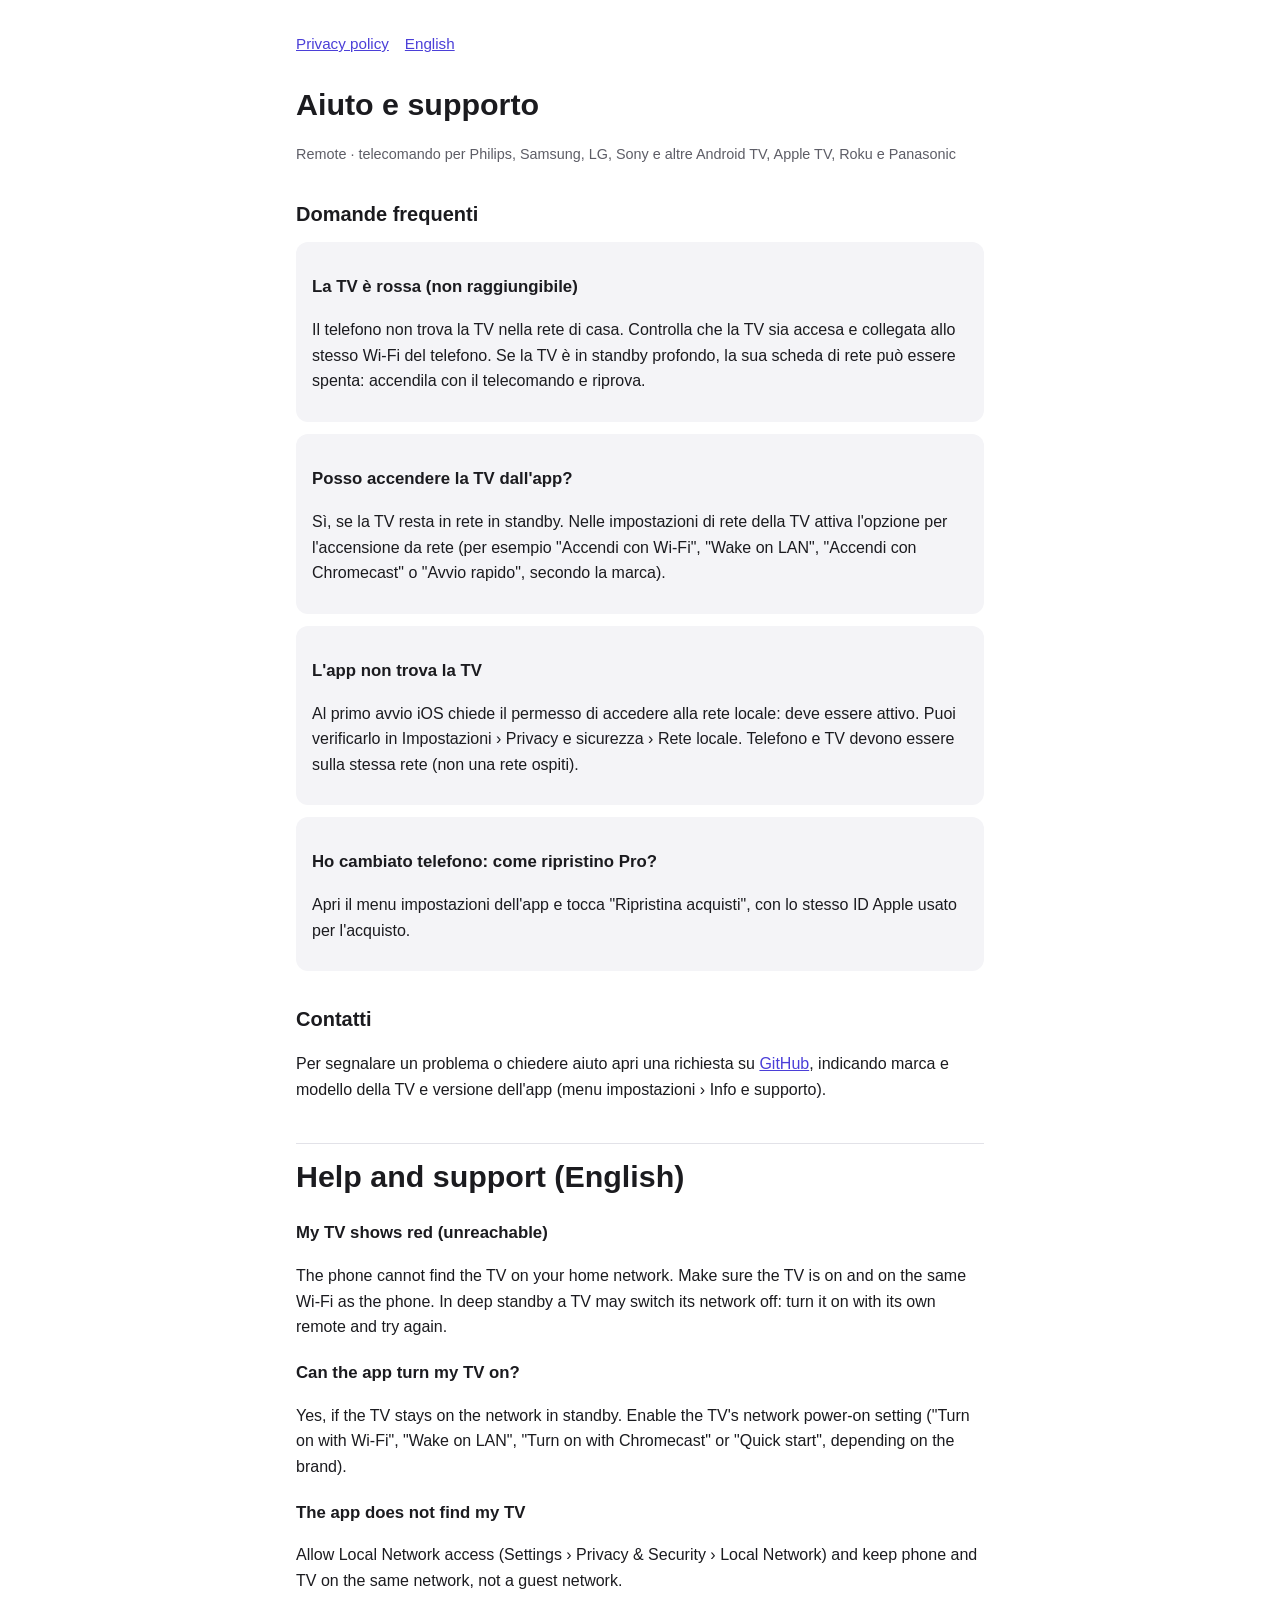
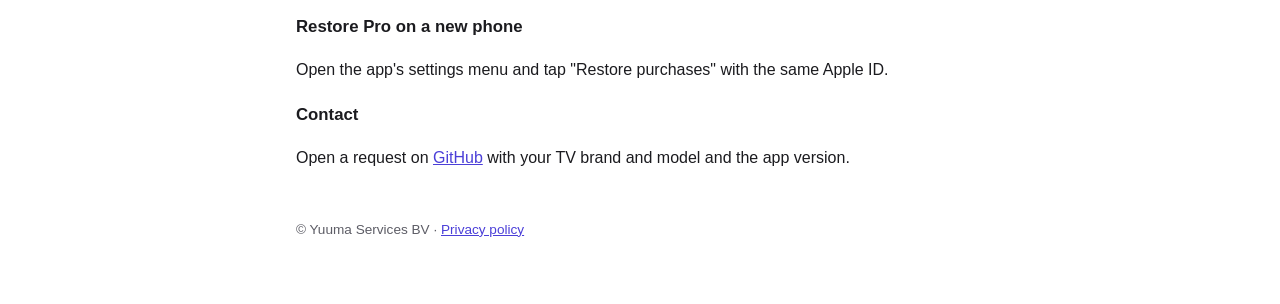
<file: index.html>
<!doctype html>
<html lang="it">
<head>
<meta charset="utf-8">
<meta name="viewport" content="width=device-width, initial-scale=1">
<title>Remote · Aiuto e supporto</title>
<link rel="stylesheet" href="style.css">
</head>
<body>
<main>
<nav><a href="privacy.html">Privacy policy</a><a href="#en">English</a></nav>

<h1>Aiuto e supporto</h1>
<p class="muted">Remote · telecomando per Philips, Samsung, LG, Sony e altre Android TV, Apple TV, Roku e Panasonic</p>

<h2>Domande frequenti</h2>

<div class="card">
<h3>La TV è rossa (non raggiungibile)</h3>
<p>Il telefono non trova la TV nella rete di casa. Controlla che la TV sia accesa e collegata allo stesso Wi-Fi del telefono. Se la TV è in standby profondo, la sua scheda di rete può essere spenta: accendila con il telecomando e riprova.</p>
</div>

<div class="card">
<h3>Posso accendere la TV dall'app?</h3>
<p>Sì, se la TV resta in rete in standby. Nelle impostazioni di rete della TV attiva l'opzione per l'accensione da rete (per esempio "Accendi con Wi-Fi", "Wake on LAN", "Accendi con Chromecast" o "Avvio rapido", secondo la marca).</p>
</div>

<div class="card">
<h3>L'app non trova la TV</h3>
<p>Al primo avvio iOS chiede il permesso di accedere alla rete locale: deve essere attivo. Puoi verificarlo in Impostazioni › Privacy e sicurezza › Rete locale. Telefono e TV devono essere sulla stessa rete (non una rete ospiti).</p>
</div>

<div class="card">
<h3>Ho cambiato telefono: come ripristino Pro?</h3>
<p>Apri il menu impostazioni dell'app e tocca "Ripristina acquisti", con lo stesso ID Apple usato per l'acquisto.</p>
</div>

<h2>Contatti</h2>
<p>Per segnalare un problema o chiedere aiuto apri una richiesta su <a href="https://github.com/Mylock51/yuuma-remote-site/issues">GitHub</a>, indicando marca e modello della TV e versione dell'app (menu impostazioni › Info e supporto).</p>

<section class="lang" id="en">
<h1>Help and support (English)</h1>
<h3>My TV shows red (unreachable)</h3>
<p>The phone cannot find the TV on your home network. Make sure the TV is on and on the same Wi-Fi as the phone. In deep standby a TV may switch its network off: turn it on with its own remote and try again.</p>
<h3>Can the app turn my TV on?</h3>
<p>Yes, if the TV stays on the network in standby. Enable the TV's network power-on setting ("Turn on with Wi-Fi", "Wake on LAN", "Turn on with Chromecast" or "Quick start", depending on the brand).</p>
<h3>The app does not find my TV</h3>
<p>Allow Local Network access (Settings › Privacy &amp; Security › Local Network) and keep phone and TV on the same network, not a guest network.</p>
<h3>Restore Pro on a new phone</h3>
<p>Open the app's settings menu and tap "Restore purchases" with the same Apple ID.</p>
<h3>Contact</h3>
<p>Open a request on <a href="https://github.com/Mylock51/yuuma-remote-site/issues">GitHub</a> with your TV brand and model and the app version.</p>
</section>

<footer>© Yuuma Services BV · <a href="privacy.html">Privacy policy</a></footer>
</main>
</body>
</html>
</file>
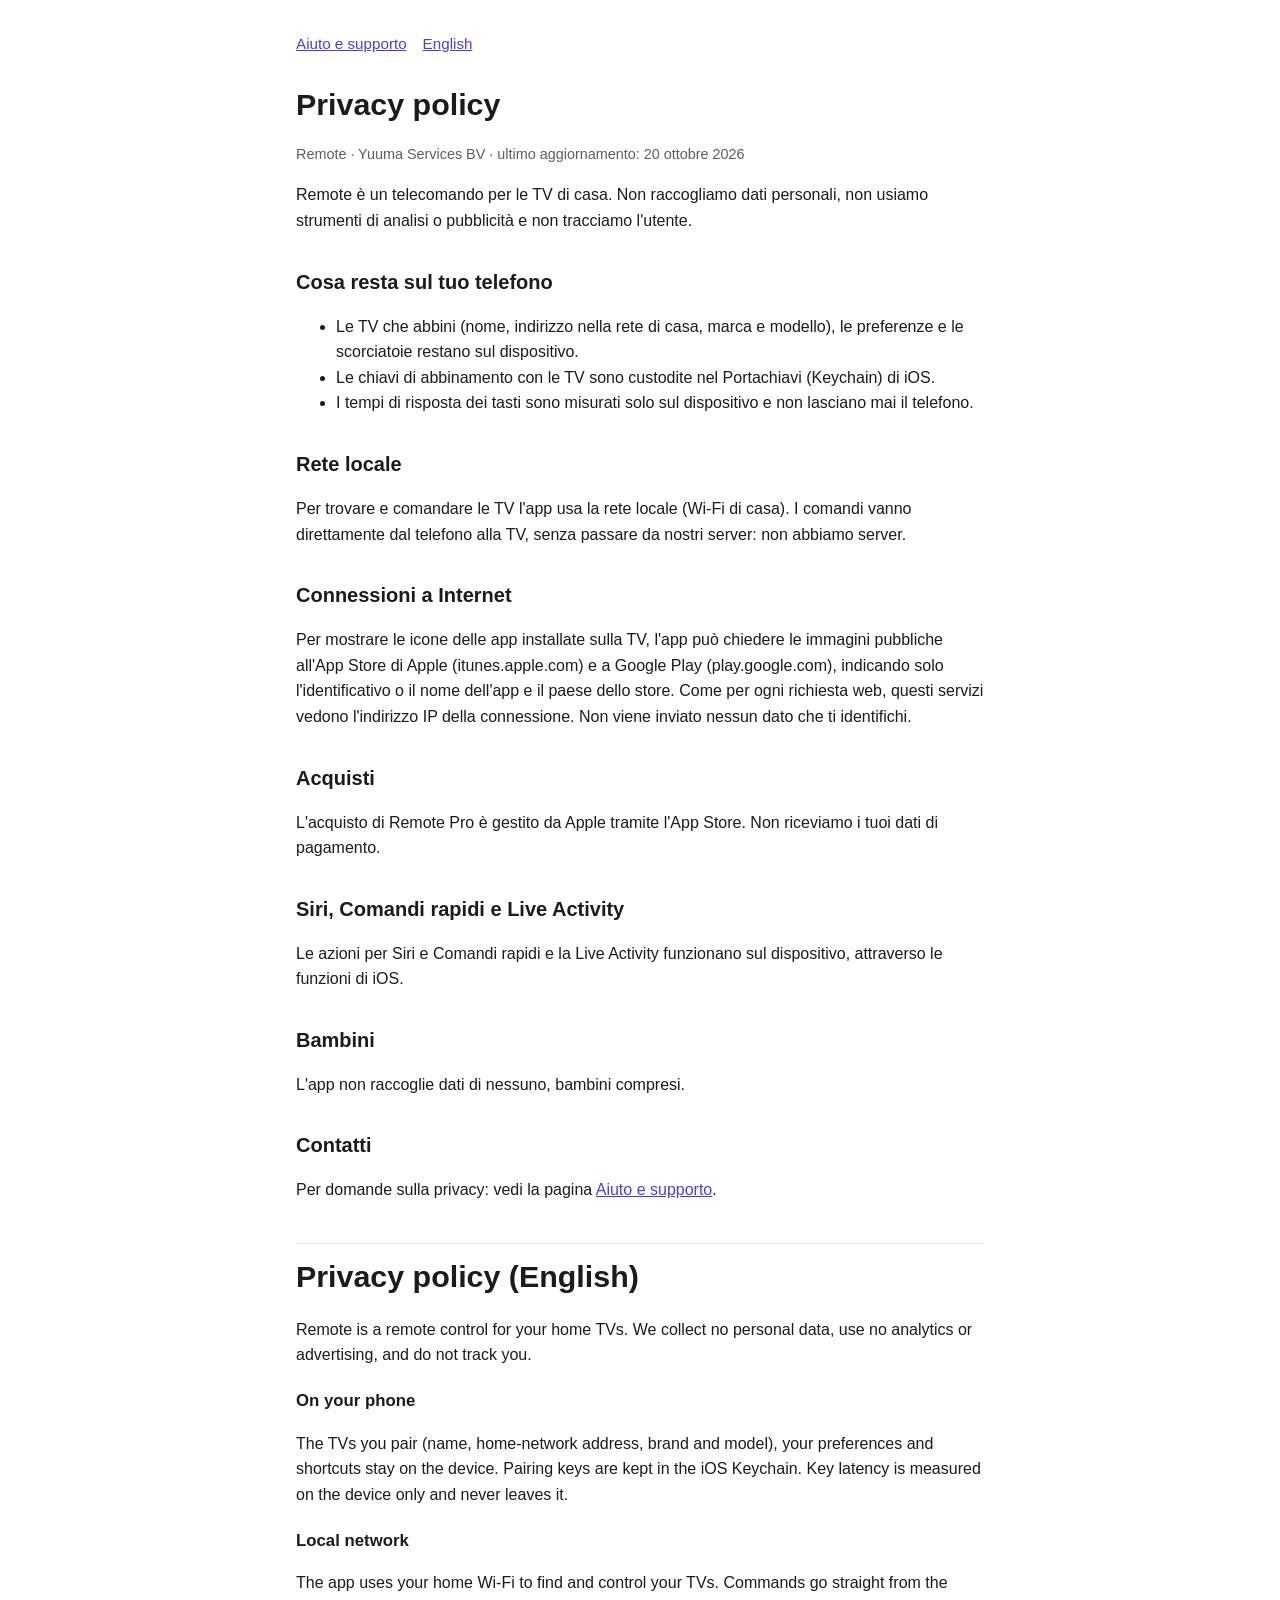
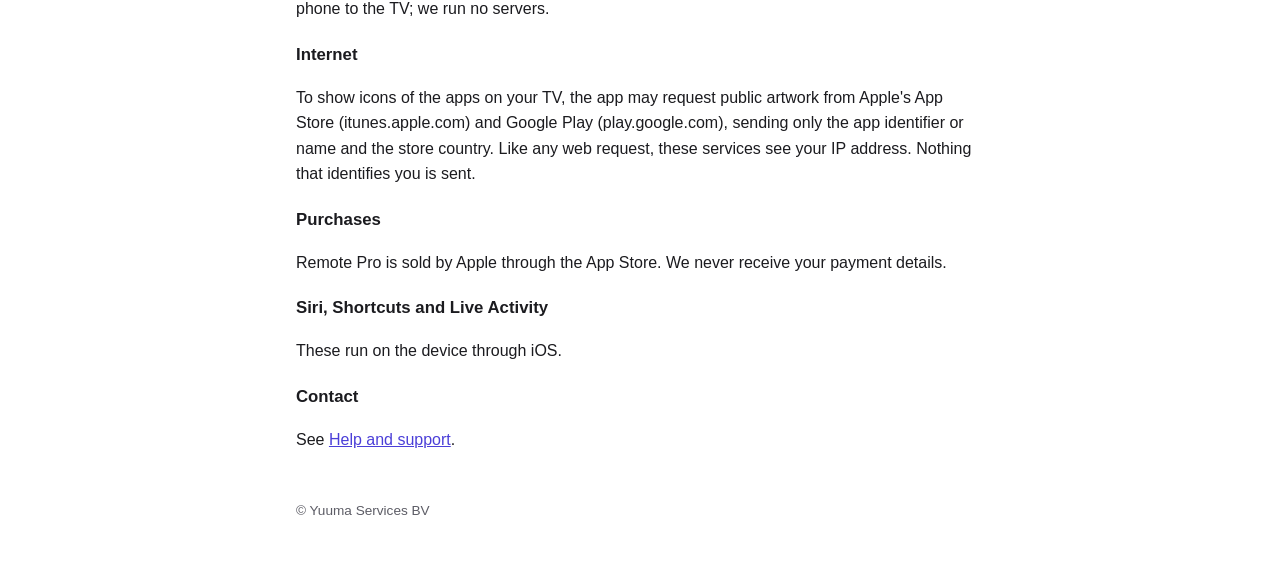
<file: privacy.html>
<!doctype html>
<html lang="it">
<head>
<meta charset="utf-8">
<meta name="viewport" content="width=device-width, initial-scale=1">
<title>Remote · Privacy policy</title>
<link rel="stylesheet" href="style.css">
</head>
<body>
<main>
<nav><a href="./">Aiuto e supporto</a><a href="#en">English</a></nav>

<h1>Privacy policy</h1>
<p class="muted">Remote · Yuuma Services BV · ultimo aggiornamento: 20 ottobre 2026</p>

<p>Remote è un telecomando per le TV di casa. Non raccogliamo dati personali, non usiamo strumenti di analisi o pubblicità e non tracciamo l'utente.</p>

<h2>Cosa resta sul tuo telefono</h2>
<ul>
  <li>Le TV che abbini (nome, indirizzo nella rete di casa, marca e modello), le preferenze e le scorciatoie restano sul dispositivo.</li>
  <li>Le chiavi di abbinamento con le TV sono custodite nel Portachiavi (Keychain) di iOS.</li>
  <li>I tempi di risposta dei tasti sono misurati solo sul dispositivo e non lasciano mai il telefono.</li>
</ul>

<h2>Rete locale</h2>
<p>Per trovare e comandare le TV l'app usa la rete locale (Wi-Fi di casa). I comandi vanno direttamente dal telefono alla TV, senza passare da nostri server: non abbiamo server.</p>

<h2>Connessioni a Internet</h2>
<p>Per mostrare le icone delle app installate sulla TV, l'app può chiedere le immagini pubbliche all'App Store di Apple (itunes.apple.com) e a Google Play (play.google.com), indicando solo l'identificativo o il nome dell'app e il paese dello store. Come per ogni richiesta web, questi servizi vedono l'indirizzo IP della connessione. Non viene inviato nessun dato che ti identifichi.</p>

<h2>Acquisti</h2>
<p>L'acquisto di Remote Pro è gestito da Apple tramite l'App Store. Non riceviamo i tuoi dati di pagamento.</p>

<h2>Siri, Comandi rapidi e Live Activity</h2>
<p>Le azioni per Siri e Comandi rapidi e la Live Activity funzionano sul dispositivo, attraverso le funzioni di iOS.</p>

<h2>Bambini</h2>
<p>L'app non raccoglie dati di nessuno, bambini compresi.</p>

<h2>Contatti</h2>
<p>Per domande sulla privacy: vedi la pagina <a href="./">Aiuto e supporto</a>.</p>

<section class="lang" id="en">
<h1>Privacy policy (English)</h1>
<p>Remote is a remote control for your home TVs. We collect no personal data, use no analytics or advertising, and do not track you.</p>
<h3>On your phone</h3>
<p>The TVs you pair (name, home-network address, brand and model), your preferences and shortcuts stay on the device. Pairing keys are kept in the iOS Keychain. Key latency is measured on the device only and never leaves it.</p>
<h3>Local network</h3>
<p>The app uses your home Wi-Fi to find and control your TVs. Commands go straight from the phone to the TV; we run no servers.</p>
<h3>Internet</h3>
<p>To show icons of the apps on your TV, the app may request public artwork from Apple's App Store (itunes.apple.com) and Google Play (play.google.com), sending only the app identifier or name and the store country. Like any web request, these services see your IP address. Nothing that identifies you is sent.</p>
<h3>Purchases</h3>
<p>Remote Pro is sold by Apple through the App Store. We never receive your payment details.</p>
<h3>Siri, Shortcuts and Live Activity</h3>
<p>These run on the device through iOS.</p>
<h3>Contact</h3>
<p>See <a href="./">Help and support</a>.</p>
</section>

<footer>© Yuuma Services BV</footer>
</main>
</body>
</html>
</file>
<file: style.css>
:root { --bg: #ffffff; --text: #1b1b1f; --muted: #5d5d66; --accent: #4b3fd8; --card: #f4f4f7; --line: #e2e2e8; }
@media (prefers-color-scheme: dark) {
  :root { --bg: #0f0f12; --text: #ececf1; --muted: #a0a0ab; --accent: #9a91ff; --card: #1a1a20; --line: #2a2a32; }
}
* { box-sizing: border-box; }
body { margin: 0; background: var(--bg); color: var(--text); font: 16px/1.6 -apple-system, BlinkMacSystemFont, "Segoe UI", Roboto, sans-serif; }
main { max-width: 720px; margin: 0 auto; padding: 32px 16px 64px; }
h1 { font-size: 1.9rem; margin: 0 0 4px; }
h2 { font-size: 1.25rem; margin: 32px 0 8px; }
h3 { font-size: 1.05rem; margin: 20px 0 4px; }
p, li { color: var(--text); }
.muted { color: var(--muted); font-size: .9rem; }
a { color: var(--accent); }
nav { display: flex; gap: 16px; flex-wrap: wrap; margin-bottom: 24px; font-size: .95rem; }
.lang { border-top: 1px solid var(--line); margin-top: 40px; padding-top: 8px; }
.card { background: var(--card); border-radius: 12px; padding: 12px 16px; margin: 12px 0; }
footer { margin-top: 48px; color: var(--muted); font-size: .85rem; }
</file>
